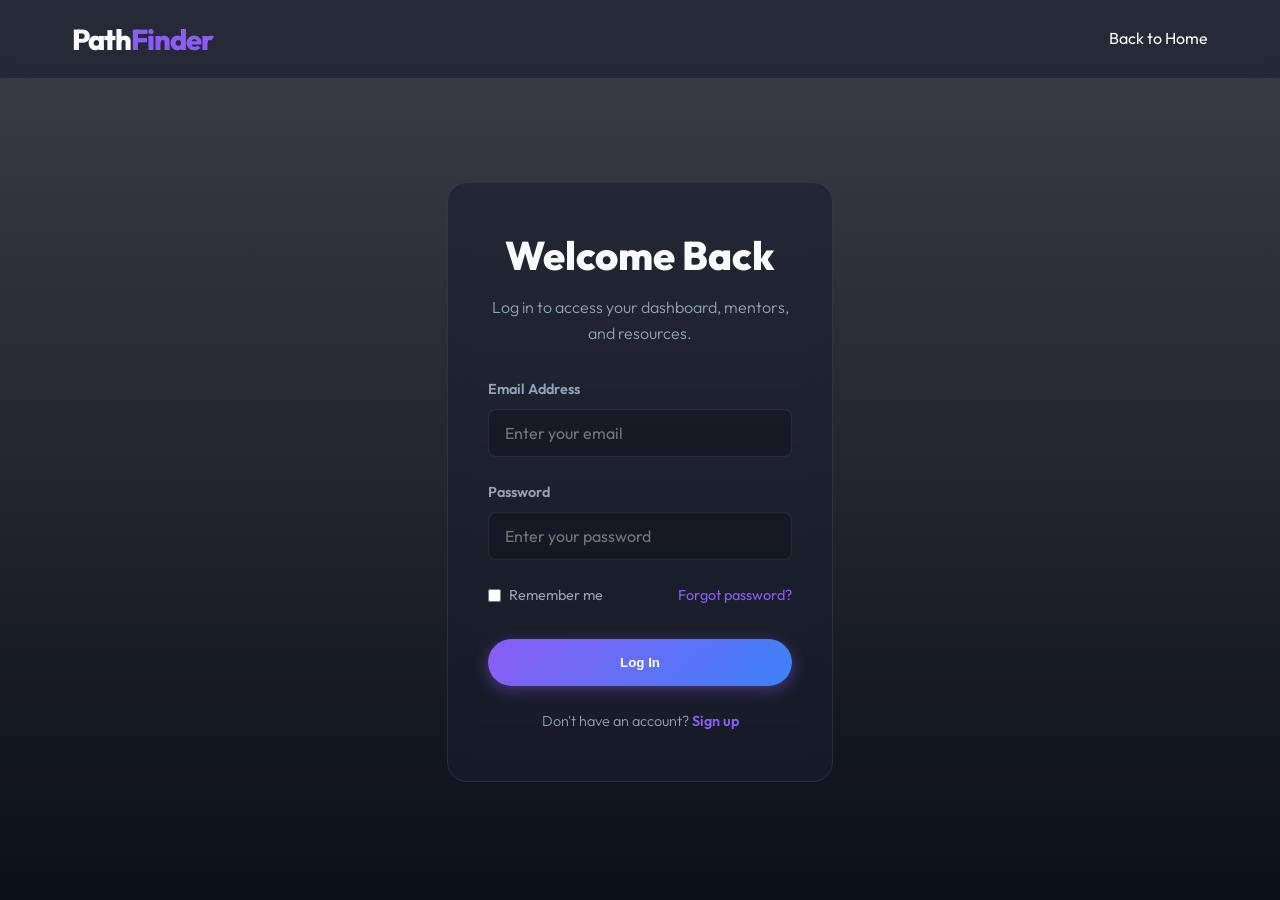
<file: login.html>
<!DOCTYPE html>
<html lang="en">
<head>
    <meta charset="UTF-8">
    <meta name="viewport" content="width=device-width, initial-scale=1.0">
    <title>Login | PathFinder</title>
    <link href="https://fonts.googleapis.com/css2?family=Outfit:wght@300;400;600;800&display=swap" rel="stylesheet">
    <link rel="stylesheet" href="style.css">
</head>
<body class="auth-body">
    <nav class="navbar">
        <div class="nav-container">
            <a href="index.html" class="logo">Path<span>Finder</span></a>
            <div class="nav-actions">
                <a href="index.html" class="nav-link">Back to Home</a>
            </div>
        </div>
    </nav>

    <div class="auth-container">
        <div class="glass-card auth-card fade-up">
            <h2>Welcome Back</h2>
            <p>Log in to access your dashboard, mentors, and resources.</p>
            
            <form action="#" class="auth-form" id="loginForm">
                <div class="form-group">
                    <label for="email">Email Address</label>
                    <input type="email" id="email" class="form-input" placeholder="Enter your email" required>
                </div>
                
                <div class="form-group">
                    <label for="password">Password</label>
                    <input type="password" id="password" class="form-input" placeholder="Enter your password" required>
                </div>
                
                <div class="form-options">
                    <label class="remember-me">
                        <input type="checkbox"> Remember me
                    </label>
                    <a href="#" class="forgot-password">Forgot password?</a>
                </div>
                
                <button type="submit" class="btn-primary auth-btn">Log In</button>
            </form>
            
            <div class="auth-footer">
                <p>Don't have an account? <a href="#" class="signup-link">Sign up</a></p>
            </div>
        </div>
    </div>

    <!-- Notification Toast Container -->
    <div id="notification-container" class="notification-container"></div>

    <script src="script.js"></script>
</body>
</html>
</file>
<file: style.css>
:root {
    --bg-color: #0b0f19;
    --bg-secondary: #1a1f2e;
    --text-primary: #f8fafc;
    --text-secondary: #94a3b8;
    --accent-primary: #8b5cf6;
    --accent-secondary: #3b82f6;
    --gradient-glow: linear-gradient(135deg, var(--accent-primary), var(--accent-secondary));
    --glass-bg: rgba(26, 31, 46, 0.6);
    --glass-border: rgba(255, 255, 255, 0.08);
}

* {
    margin: 0;
    padding: 0;
    box-sizing: border-box;
}

html {
    scroll-behavior: smooth;
}

body {
    font-family: 'Outfit', sans-serif;
    background-color: var(--bg-color);
    color: var(--text-primary);
    line-height: 1.6;
    overflow-x: hidden;
}

/* Typography */
h1, h2, h3, h4 {
    line-height: 1.2;
    margin-bottom: 1rem;
    font-weight: 800;
}

h1 { font-size: 3.5rem; }
h2 { font-size: 2.5rem; }
h3 { font-size: 1.5rem; }

p {
    color: var(--text-secondary);
    margin-bottom: 1rem;
    font-weight: 300;
}

a {
    text-decoration: none;
    color: inherit;
    transition: all 0.3s ease;
}

.gradient-text {
    background: var(--gradient-glow);
    -webkit-background-clip: text;
    background-clip: text;
    color: transparent;
    display: inline-block;
}

/* Utilities */
.container {
    max-width: 1200px;
    margin: 0 auto;
    padding: 0 2rem;
}

.section {
    padding: 6rem 0;
}

.section-header {
    text-align: center;
    max-width: 700px;
    margin: 0 auto 4rem auto;
}

.dark-section {
    background-color: var(--bg-secondary);
}

.mt-1 { margin-top: 1rem; }
.mt-2 { margin-top: 2rem; }

/* Buttons */
.btn-primary, .btn-secondary {
    display: inline-block;
    padding: 1rem 2rem;
    border-radius: 50px;
    font-weight: 600;
    cursor: pointer;
    transition: transform 0.3s ease, box-shadow 0.3s ease;
    border: none;
}

.btn-primary {
    background: var(--gradient-glow);
    color: white;
    box-shadow: 0 4px 15px rgba(139, 92, 246, 0.4);
}

.btn-primary:hover {
    transform: translateY(-2px);
    box-shadow: 0 6px 20px rgba(139, 92, 246, 0.6);
}

.btn-secondary {
    background: transparent;
    color: var(--text-primary);
    border: 2px solid var(--accent-primary);
}

.btn-secondary:hover {
    background: rgba(139, 92, 246, 0.1);
    transform: translateY(-2px);
}

.btn-sm {
    padding: 0.6rem 1.5rem;
    font-size: 0.9rem;
}

/* Navbar */
.navbar {
    position: fixed;
    top: 0;
    width: 100%;
    z-index: 1000;
    padding: 1rem 0;
    background: var(--glass-bg);
    backdrop-filter: blur(12px);
    border-bottom: 1px solid var(--glass-border);
    transition: padding 0.3s ease;
}

.nav-container {
    max-width: 1200px;
    margin: 0 auto;
    padding: 0 2rem;
    display: flex;
    justify-content: space-between;
    align-items: center;
}

.logo {
    font-size: 1.8rem;
    font-weight: 800;
    letter-spacing: -1px;
}

.logo span {
    color: var(--accent-primary);
}

.nav-links {
    display: flex;
    list-style: none;
    gap: 2rem;
}

.nav-links a {
    font-weight: 600;
    font-size: 1rem;
    color: var(--text-secondary);
}

.nav-links a:hover {
    color: var(--accent-primary);
}

/* Hero Section */
.hero {
    position: relative;
    height: 100vh;
    display: flex;
    align-items: center;
    justify-content: center;
    background: url('https://images.unsplash.com/photo-1522202176988-66273c2fd55f?auto=format&fit=crop&w=1920&q=80') center/cover no-repeat;
}

.hero-overlay {
    position: absolute;
    top: 0;
    left: 0;
    width: 100%;
    height: 100%;
    background: linear-gradient(to bottom, rgba(11, 15, 25, 0.5), var(--bg-color));
    z-index: 1;
}

.hero-content {
    position: relative;
    z-index: 2;
    text-align: center;
    max-width: 800px;
    padding: 0 2rem;
    margin-top: 4rem;
}

.hero-content p {
    font-size: 1.2rem;
    margin-bottom: 2.5rem;
}

.hero-buttons {
    display: flex;
    gap: 1.5rem;
    justify-content: center;
}

/* Cards & Grid */
.grid {
    display: grid;
    gap: 2rem;
}

.cards {
    grid-template-columns: repeat(auto-fit, minmax(250px, 1fr));
}

.glass-card {
    background: var(--glass-bg);
    border: 1px solid var(--glass-border);
    border-radius: 20px;
    padding: 2.5rem 2rem;
    backdrop-filter: blur(10px);
    transition: transform 0.4s cubic-bezier(0.175, 0.885, 0.32, 1.275), box-shadow 0.4s ease, border-color 0.4s ease;
}

.glass-card:hover {
    transform: translateY(-10px);
    box-shadow: 0 20px 40px rgba(0, 0, 0, 0.4);
    border-color: var(--accent-primary);
}

.card-icon {
    font-size: 3rem;
    margin-bottom: 1.5rem;
}

.card-link {
    color: var(--accent-secondary);
    font-weight: 600;
    display: inline-block;
    margin-top: 1rem;
}

.card-link:hover {
    color: var(--accent-primary);
    transform: translateX(5px);
}

/* Split Layout Section */
.split-layout {
    display: grid;
    grid-template-columns: 1fr 1fr;
    gap: 4rem;
    align-items: center;
}

.feature-list {
    list-style: none;
    margin: 2rem 0;
}

.feature-list li {
    margin-bottom: 1rem;
    font-size: 1.1rem;
    color: var(--text-primary);
    display: flex;
    align-items: center;
    gap: 10px;
}

.rounded-image {
    width: 100%;
    border-radius: 20px;
    object-fit: cover;
}

.shadow-glow {
    box-shadow: 0 0 40px rgba(139, 92, 246, 0.2);
    transition: transform 0.4s ease;
}

.shadow-glow:hover {
    transform: scale(1.02);
}

/* Resources Grid */
.resources-grid {
    grid-template-columns: repeat(auto-fit, minmax(280px, 1fr));
}

.resource-item {
    display: block;
    text-decoration: none;
}

.resource-item h4 {
    margin-bottom: 0.5rem;
    color: var(--text-primary);
}

/* Footer */
footer {
    background-color: #05070a;
    padding: 4rem 0 2rem 0;
    border-top: 1px solid var(--glass-border);
}

.footer-content {
    display: grid;
    grid-template-columns: 2fr 1fr 1fr;
    gap: 3rem;
    margin-bottom: 3rem;
}

.footer-brand h2 {
    font-size: 2rem;
    margin-bottom: 1rem;
}

.footer-brand span {
    color: var(--accent-primary);
}

.footer-links ul {
    list-style: none;
}

.footer-links li {
    margin-bottom: 0.8rem;
}

.footer-links a:hover {
    color: var(--accent-primary);
}

.footer-bottom {
    text-align: center;
    padding-top: 2rem;
    border-top: 1px solid var(--glass-border);
    color: var(--text-secondary);
    font-size: 0.9rem;
}

/* Animations */
.fade-up {
    opacity: 0;
    transform: translateY(30px);
    transition: opacity 0.8s ease, transform 0.8s ease;
}

.fade-in {
    opacity: 0;
    transition: opacity 1s ease;
}

.fade-right {
    opacity: 0;
    transform: translateX(-40px);
    transition: opacity 0.8s ease, transform 0.8s ease;
}

.fade-left {
    opacity: 0;
    transform: translateX(40px);
    transition: opacity 0.8s ease, transform 0.8s ease;
}

.in-view {
    opacity: 1;
    transform: translateY(0) translateX(0);
}

.delay-1 { transition-delay: 0.2s; }
.delay-2 { transition-delay: 0.4s; }
.delay-3 { transition-delay: 0.6s; }

/* Navbar Actions & Notifications */
.nav-actions {
    display: flex;
    align-items: center;
    gap: 1rem;
}

.notification-btn {
    background: transparent;
    border: none;
    font-size: 1.5rem;
    cursor: pointer;
    position: relative;
    color: var(--text-primary);
    transition: transform 0.2s ease;
}

.notification-btn:hover {
    transform: scale(1.1);
}

.badge {
    position: absolute;
    top: -5px;
    right: -8px;
    background: var(--accent-primary);
    color: white;
    font-size: 0.7rem;
    font-weight: bold;
    padding: 2px 6px;
    border-radius: 50%;
    box-shadow: 0 0 10px var(--accent-primary);
}

.badge.hidden {
    display: none;
}

/* Toast Notifications */
.notification-container {
    position: fixed;
    bottom: 2rem;
    right: 2rem;
    display: flex;
    flex-direction: column;
    gap: 1rem;
    z-index: 9999;
}

.toast {
    background: var(--glass-bg);
    backdrop-filter: blur(12px);
    border: 1px solid var(--accent-primary);
    color: var(--text-primary);
    padding: 1rem 1.5rem;
    border-radius: 12px;
    box-shadow: 0 10px 30px rgba(0, 0, 0, 0.5);
    display: flex;
    align-items: center;
    justify-content: space-between;
    min-width: 300px;
    transform: translateX(120%);
    opacity: 0;
    transition: transform 0.5s cubic-bezier(0.175, 0.885, 0.32, 1.275), opacity 0.5s ease;
}

.toast.show {
    transform: translateX(0);
    opacity: 1;
}

.toast-content h4 {
    margin-bottom: 0.2rem;
    font-size: 1.1rem;
    color: var(--accent-primary);
}

.toast-content p {
    margin-bottom: 0;
    font-size: 0.9rem;
}

.toast-close {
    background: transparent;
    border: none;
    color: var(--text-secondary);
    font-size: 1.2rem;
    cursor: pointer;
}

.toast-close:hover {
    color: white;
}

/* Authentication Page Styles */
.auth-body {
    display: flex;
    align-items: center;
    justify-content: center;
    min-height: 100vh;
    background: url('https://images.unsplash.com/photo-1513258496099-48168024aec0?auto=format&fit=crop&w=1920&q=80') center/cover no-repeat;
    position: relative;
}

.auth-body::before {
    content: '';
    position: absolute;
    top: 0; left: 0; width: 100%; height: 100%;
    background: linear-gradient(to bottom, rgba(11, 15, 25, 0.8), var(--bg-color));
    z-index: 1;
}

.auth-container {
    position: relative;
    z-index: 2;
    width: 100%;
    max-width: 450px;
    padding: 2rem;
    margin-top: 4rem;
}

.auth-card {
    padding: 3rem 2.5rem;
    text-align: center;
}

.auth-card p {
    margin-bottom: 2rem;
}

.auth-form {
    text-align: left;
}

.form-group {
    margin-bottom: 1.5rem;
}

.form-group label {
    display: block;
    margin-bottom: 0.5rem;
    font-size: 0.9rem;
    font-weight: 600;
    color: var(--text-secondary);
}

.form-input {
    width: 100%;
    padding: 0.8rem 1rem;
    background: rgba(0, 0, 0, 0.2);
    border: 1px solid var(--glass-border);
    border-radius: 8px;
    color: white;
    font-family: inherit;
    font-size: 1rem;
    transition: border-color 0.3s ease, box-shadow 0.3s ease;
}

.form-input:focus {
    outline: none;
    border-color: var(--accent-primary);
    box-shadow: 0 0 10px rgba(139, 92, 246, 0.3);
}

.form-options {
    display: flex;
    justify-content: space-between;
    align-items: center;
    font-size: 0.9rem;
    margin-bottom: 2rem;
}

.remember-me {
    display: flex;
    align-items: center;
    gap: 0.5rem;
    color: var(--text-secondary);
}

.forgot-password {
    color: var(--accent-primary);
}

.forgot-password:hover {
    text-decoration: underline;
}

.auth-btn {
    width: 100%;
    margin-bottom: 1.5rem;
}

.auth-footer p {
    font-size: 0.9rem;
    margin-bottom: 0;
}

.signup-link {
    color: var(--accent-primary);
    font-weight: 600;
}

.signup-link:hover {
    text-decoration: underline;
}

/* Modal Styles */
.modal-overlay {
    position: fixed;
    top: 0;
    left: 0;
    width: 100%;
    height: 100%;
    background: rgba(11, 15, 25, 0.8);
    backdrop-filter: blur(8px);
    z-index: 2000;
    display: flex;
    align-items: center;
    justify-content: center;
    opacity: 1;
    transition: opacity 0.3s ease, visibility 0.3s ease;
    padding: 1rem;
}

.modal-overlay.hidden {
    opacity: 0;
    visibility: hidden;
    pointer-events: none;
}

.modal-content {
    position: relative;
    width: 100%;
    max-width: 600px;
    max-height: 90vh;
    overflow-y: auto;
    padding: 2.5rem;
    transform: translateY(0);
    transition: transform 0.3s ease;
}

.modal-overlay.hidden .modal-content {
    transform: translateY(30px);
}

.modal-close {
    position: absolute;
    top: 1.5rem;
    right: 1.5rem;
    background: transparent;
    border: none;
    color: var(--text-secondary);
    font-size: 2rem;
    cursor: pointer;
    line-height: 1;
    transition: color 0.3s ease;
}

.modal-close:hover {
    color: var(--text-primary);
}

.modal-header {
    display: flex;
    align-items: center;
    gap: 1rem;
    margin-bottom: 1.5rem;
    padding-bottom: 1rem;
    border-bottom: 1px solid var(--glass-border);
}

.modal-icon {
    font-size: 2.5rem;
}

.modal-header h2 {
    margin-bottom: 0;
}

.modal-desc {
    font-size: 1.1rem;
    margin-bottom: 2rem;
}

.modal-section {
    margin-bottom: 1.5rem;
    background: rgba(0,0,0,0.2);
    padding: 1.5rem;
    border-radius: 12px;
}

.modal-section h3 {
    font-size: 1.2rem;
    color: var(--accent-primary);
    margin-bottom: 1rem;
}

.modal-list {
    list-style: none;
}

.modal-list li {
    margin-bottom: 0.8rem;
    padding-left: 1.5rem;
    position: relative;
    color: var(--text-primary);
}

.modal-list li::before {
    content: '→';
    position: absolute;
    left: 0;
    color: var(--accent-secondary);
}

.w-full {
    width: 100%;
}

.career-btn {
    background: transparent;
    border: none;
    cursor: pointer;
    font-family: inherit;
    font-size: 1rem;
}

/* Responsive */
@media (max-width: 900px) {
    .split-layout {
        grid-template-columns: 1fr;
    }
    .footer-content {
        grid-template-columns: 1fr;
    }
    h1 { font-size: 2.5rem; }
    h2 { font-size: 2rem; }
}

@media (max-width: 768px) {
    .nav-links {
        display: none; /* simple mobile menu hidden for now */
    }
    .hero-buttons {
        flex-direction: column;
    }
}
</file>
